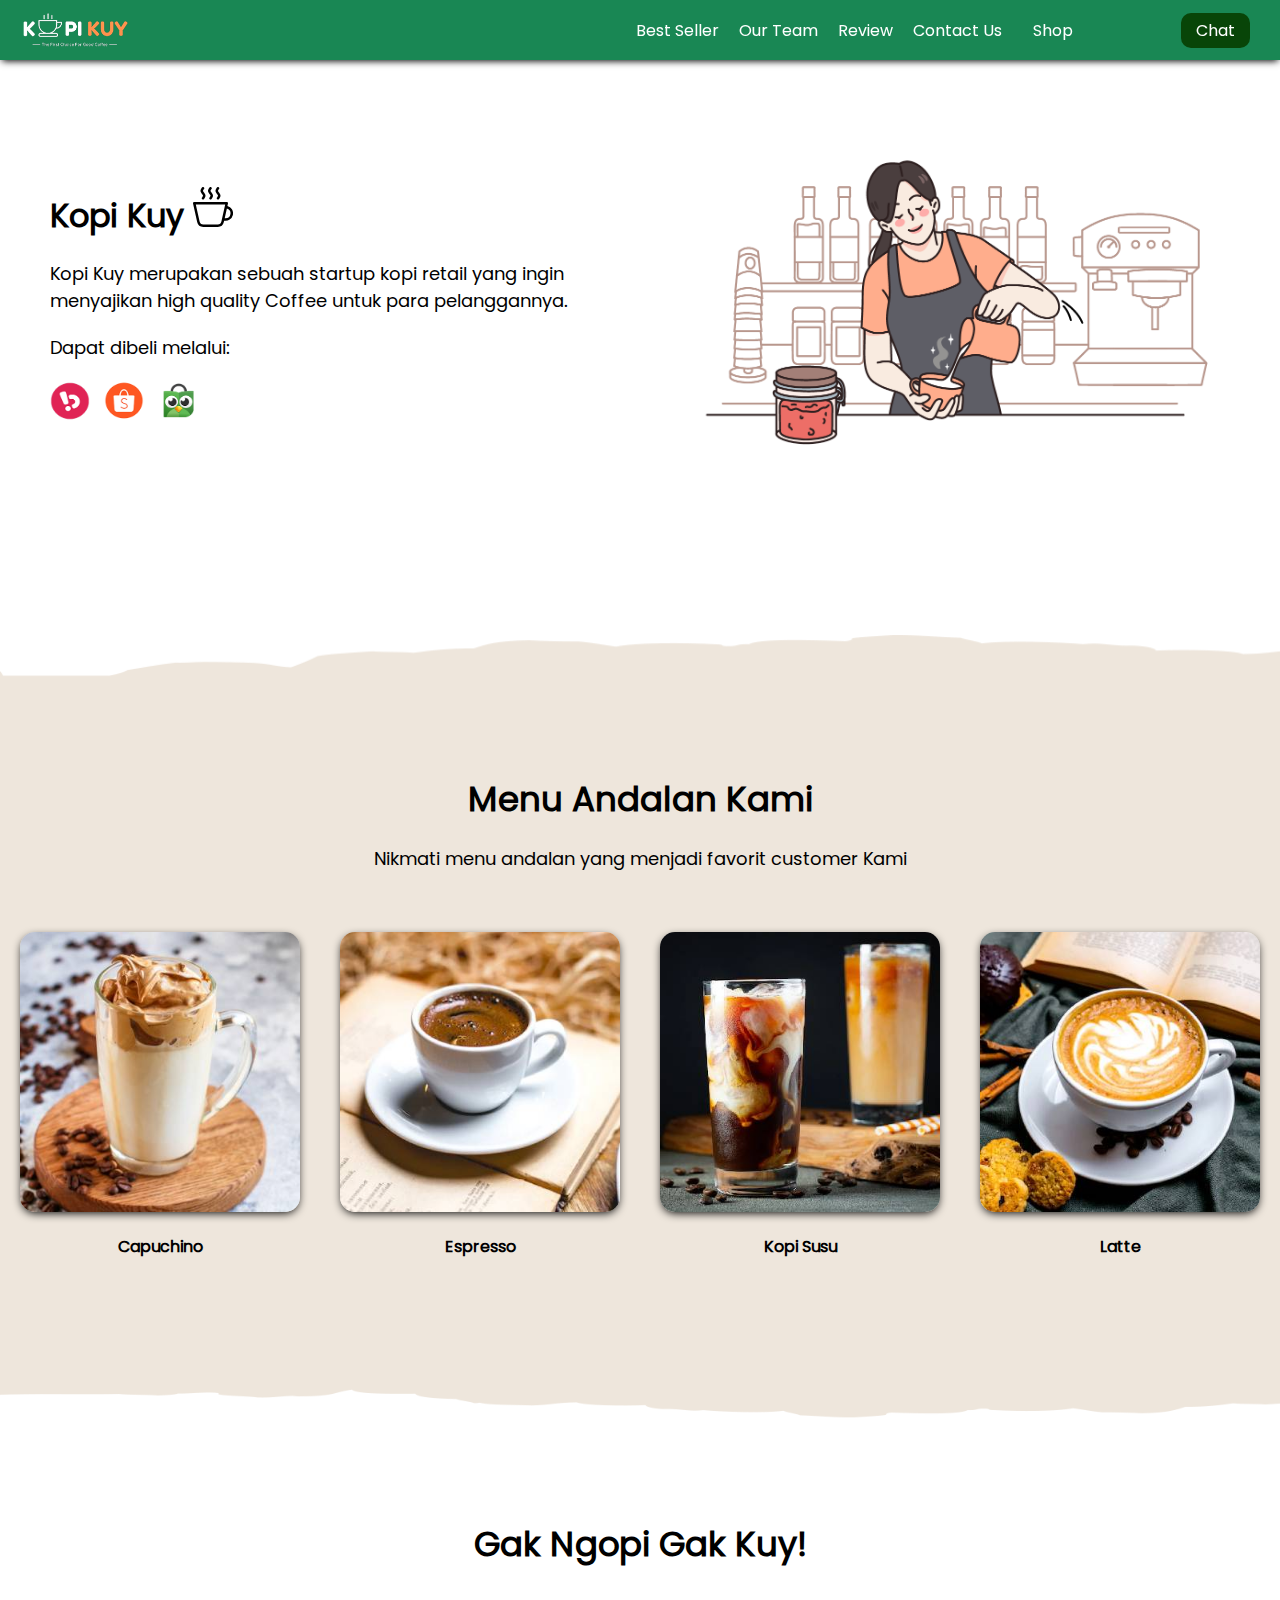
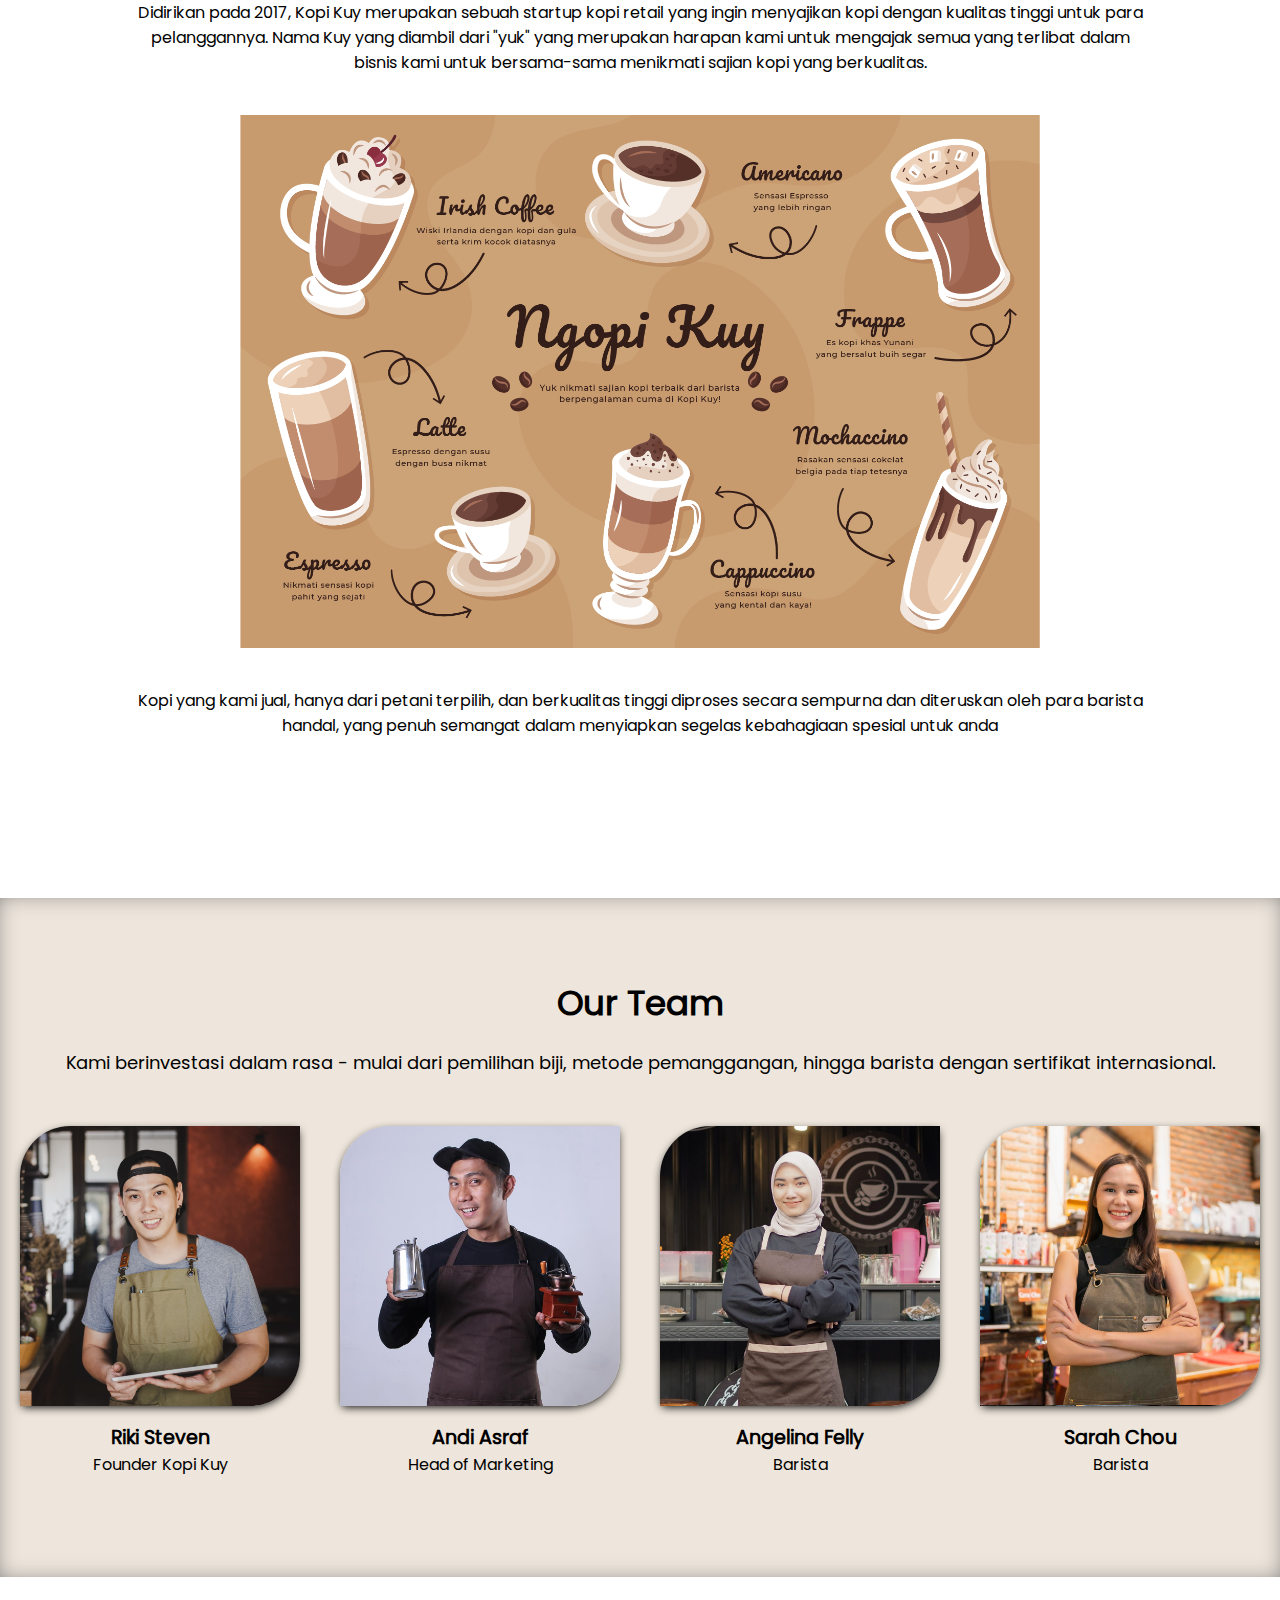
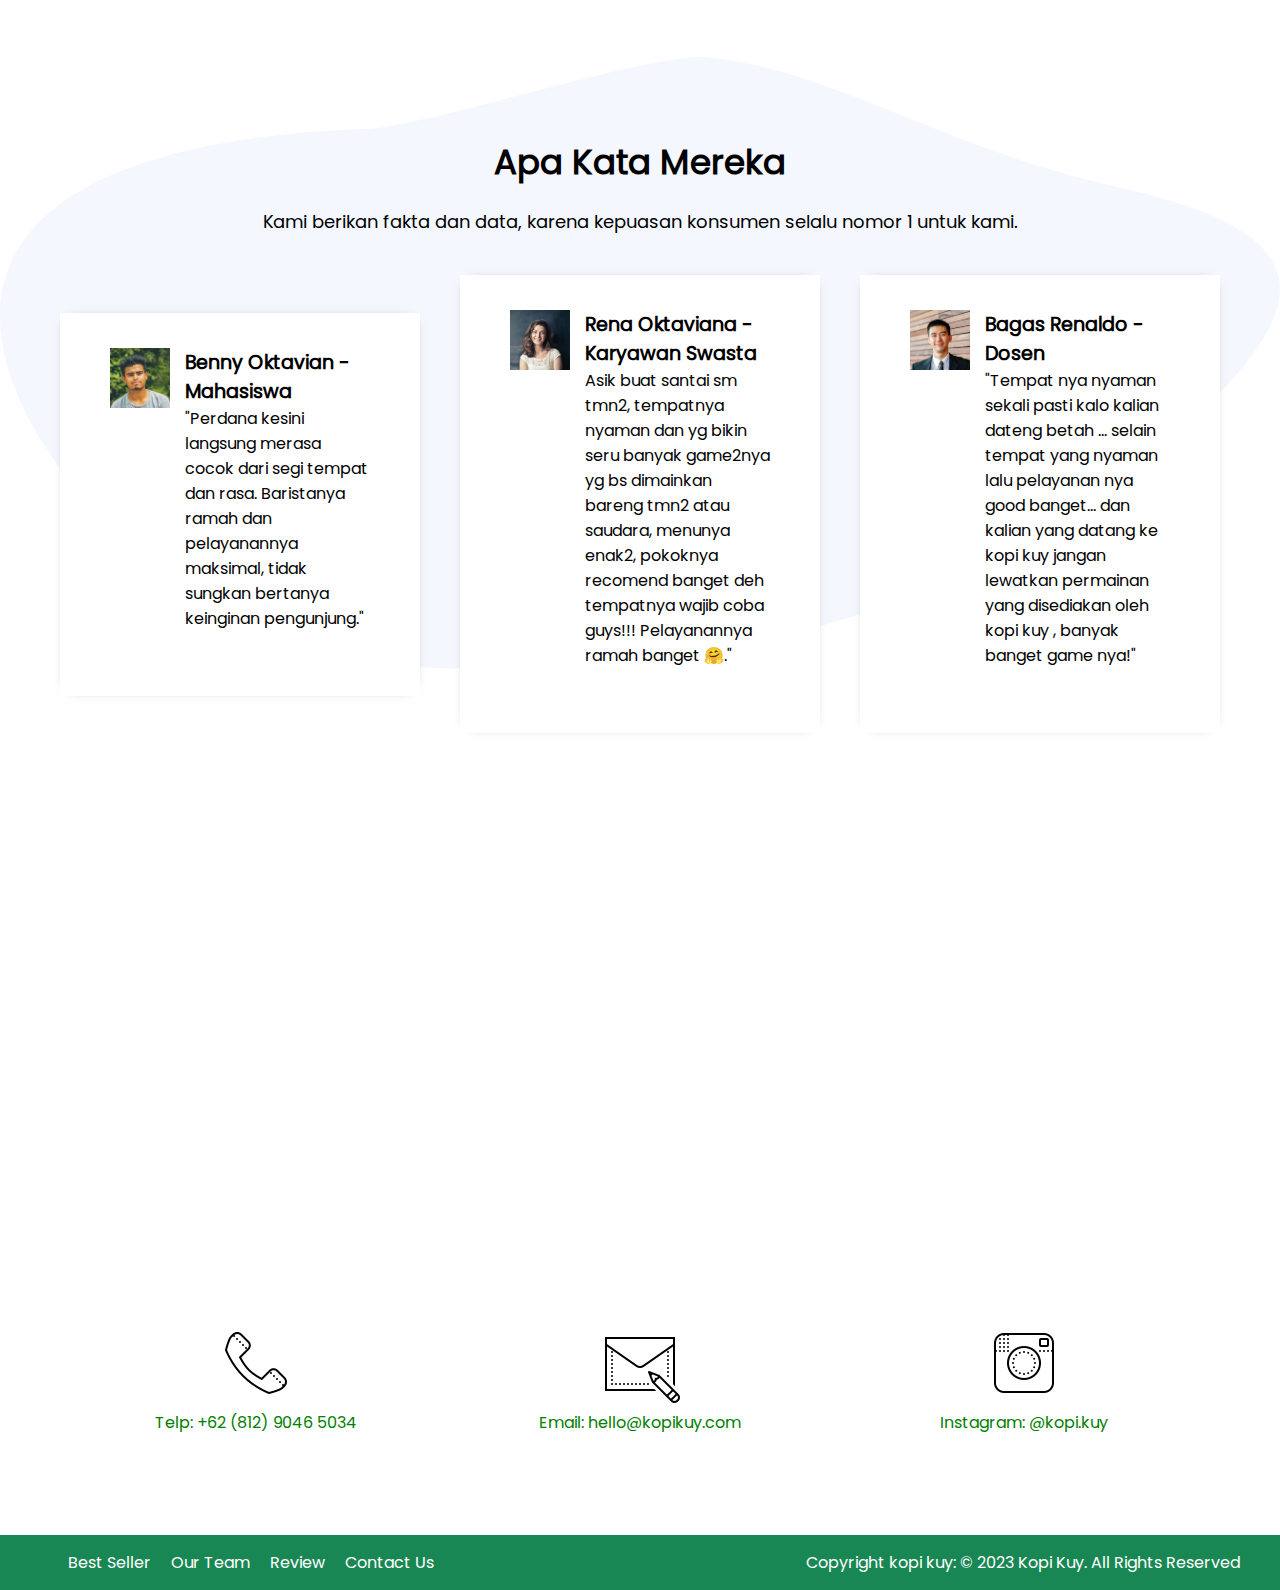
<file: index.html>
<!DOCTYPE html>
<html lang="id">

<head>
    <meta charset="UTF-8">
    <meta http-equiv="X-UA-Compatible" content="IE=edge">
    <meta name="viewport" content="width=device-width, initial-scale=1.0">
    <link rel="shortcut icon" href="images/favicon.ico" type="image/x-icon">
    <title>Website Kopi Kuy</title>
    <link rel="stylesheet" href="css/style.css">
</head>

<body>
    <nav>
        <img class="logo" src="images/logo/logo_kuy.png">
        <div class="navigasi">
            <a href="#best-seller">Best Seller</a>
            <a href="#our-team">Our Team</a>
            <a href="#review">Review</a>
            <a href="#contact-us">Contact Us</a>
        </div>
        <a class="shop" href="produk.html">Shop</a>
        <a class="chat" href="https://wa.me/628123456?text=Saya ingin bertanya" target="_blank">Chat</a>
    </nav>

    <!-- Tulis Kode HTML / <header> Setelah baris di bawah ini (baris 28) -->

    <header>
        <div class="kiri">
            <h1>Kopi Kuy
                <img src="images/icon/icon_kopi.svg" alt="icon-kopi">
            </h1>
            <p> Kopi Kuy merupakan sebuah startup kopi retail yang ingin menyajikan high quality Coffee untuk para pelanggannya.</p>
            <p>Dapat dibeli melalui:</p>
            <div class="olshop">
                <img src="images/logo/logo_bukalapak.png" alt="buka lapak">
                <img src="images/logo/logo_shopee.png" alt="shopee">
                <img src="images/logo/logo_tokopedia.png" alt="tokopedia">
        </div>
        </div>
        <div class="kanan">
            <img src="images/header/header1.png" alt="header1">
        </div>
    </header>

    <section class="best-seller" id="best-seller">
        <h2>Menu Andalan Kami</h2>
        <p>Nikmati menu andalan yang menjadi favorit customer Kami</p>
        <div class="produk">
            <img src="images/produk/product_capuchino.jpg" alt="capuchino">
            <p>Capuchino</p>
        </div>
        <div class="produk">
            <img src="images/produk/product_espresso.jpg" alt="espresso">
            <p>Espresso</p>
        </div>
        <div class="produk">
            <img src="images/produk/product_kopi_susu.jpg" alt="kopi-susu">
            <p>Kopi Susu</p>
        </div>
        <div class="produk">
            <img src="images/produk/product_latte.jpg" alt="latte">
            <p>Latte</p>
        </div>
    </section>

    <section class="about-us" id="about-us">
        <h2>Gak Ngopi Gak Kuy!</h2>
        <p>Didirikan pada 2017, Kopi Kuy merupakan sebuah startup kopi retail yang ingin menyajikan kopi dengan kualitas tinggi untuk para pelanggannya. Nama Kuy yang diambil dari "yuk" yang merupakan harapan kami untuk mengajak semua yang terlibat dalam bisnis kami untuk bersama-sama menikmati sajian kopi yang berkualitas.</p>
        <img src="images/about-us/aset_kopi_jumbo.png" alt="aset-kopi-jumbo">
        <p>Kopi yang kami jual, hanya dari petani terpilih, dan berkualitas tinggi diproses secara sempurna dan diteruskan oleh para barista handal, yang penuh semangat dalam menyiapkan segelas kebahagiaan spesial untuk anda</p>
    </section>

    <section class="our-team" id="our-team">
        <h2>Our Team</h2>
        <p>Kami berinvestasi dalam rasa - mulai dari pemilihan biji, metode pemanggangan, hingga barista dengan sertifikat internasional.</p>
        <div class="team">
            <img src="images/team/team1.jpg" alt="riki-steven">
            <h3>Riki Steven</h3>
            <p>Founder Kopi Kuy</p>
        </div>
        <div class="team">
            <img src="images/team/team2.jpg" alt="andi-asraf">
            <h3>Andi Asraf</h3>
            <p>Head of Marketing</p>
        </div>
        <div class="team">
            <img src="images/team/team3.jpg" alt="angelina-felly">
            <h3>Angelina Felly</h3>
            <p>Barista</p>
        </div>
        <div class="team">
            <img src="images/team/team4.jpg" alt="sarah-chou">
            <h3>Sarah Chou</h3>
            <p>Barista</p>
        </div>
    </section>

    <section class="review" id="review">
        
        <h2>Apa Kata Mereka</h2>
        <p>Kami berikan fakta dan data, karena kepuasan konsumen selalu nomor 1 untuk kami.</p>
        <div class="testimoni">
            <img src="images/customer/customer1.jpg" alt="customer1">
            <div class="profile">
                <h3> Benny Oktavian - Mahasiswa</h3>
                <p>"Perdana kesini langsung merasa cocok dari segi tempat dan rasa. Baristanya ramah dan pelayanannya maksimal, tidak sungkan bertanya keinginan pengunjung."</p>
            </div>
        </div>
        <div class="testimoni">
            <img src="images/customer/customer2.jpg" alt="customer2">
            <div class="profile">
                <h3>Rena Oktaviana - Karyawan Swasta</h3>
                <p>Asik buat santai sm tmn2, tempatnya nyaman dan yg bikin seru banyak game2nya yg bs dimainkan bareng tmn2 atau saudara, menunya enak2, pokoknya recomend banget deh tempatnya wajib coba guys!!! Pelayanannya ramah banget 🤗."
                </p>
            </div>
        </div>
        <div class="testimoni">
            <img src="images/customer/customer3.jpg" alt="customer3">
            <div class="profile">
                <h3>Bagas Renaldo - Dosen</h3>
                <p> "Tempat nya nyaman sekali pasti kalo kalian dateng betah ... selain tempat yang nyaman lalu pelayanan nya good banget... dan kalian yang datang ke kopi kuy jangan lewatkan permainan yang disediakan oleh kopi kuy , banyak banget game nya!"</p>
            </div>
        </div>
    </section>

    <section class="contact-us" id="contact-us">
        <iframe src="https://www.google.com/maps/embed?pb=!1m14!1m8!1m3!1d7932.741866032694!2d106.668581!3d-6.214715!3m2!1i1024!2i768!4f13.1!3m3!1m2!1s0x2e69f9912c7f297b%3A0xe5a3a671dae861ab!2sKopi%20kuy!5e0!3m2!1sid!2sid!4v1680617229460!5m2!1sid!2sid"allowfullscreen="" loading="lazy" referrerpolicy="no-referrer-when-downgrade"></iframe>
        <div class="kontak">
            <img src="images/icon/icon_phone.png" alt="icon_phone">
            <p>Telp: +62 (812) 9046 5034</p>
        </div>
        <div class="kontak">
            <img src="images/icon/icon_mail.png" alt="icon_mail">
            <p>Email: hello@kopikuy.com</p>
        </div>
        <div class="kontak">
            <img src="images/icon/icon_instagram.png" alt="Instagram">
            <p>Instagram: @kopi.kuy</p>
        </div>
    </section>

    <footer>
        <div class="navigasi">
            <a href="#Best Seller">Best Seller</a>
            <a href="Our Team">Our Team</a>
            <a href="Review">Review</a>
            <a href="Contact Us">Contact Us</a>
        </div>
        <p>Copyright kopi kuy: © 2023 Kopi Kuy. All Rights Reserved</p>
    </footer>


    <!--
        Kode HTML tidak boleh lewat dari batas ini
        Pastikan setiap section di tutup
        misalnya kode <section class="best-seller"> harus ada
        di bawah kode </header> (perhatikan ada garis miringnya
        dan setiap section harus setelah kode </section>
        jangan menulis <section> di dalam <section>
    -->
</body>

</html>
</file>
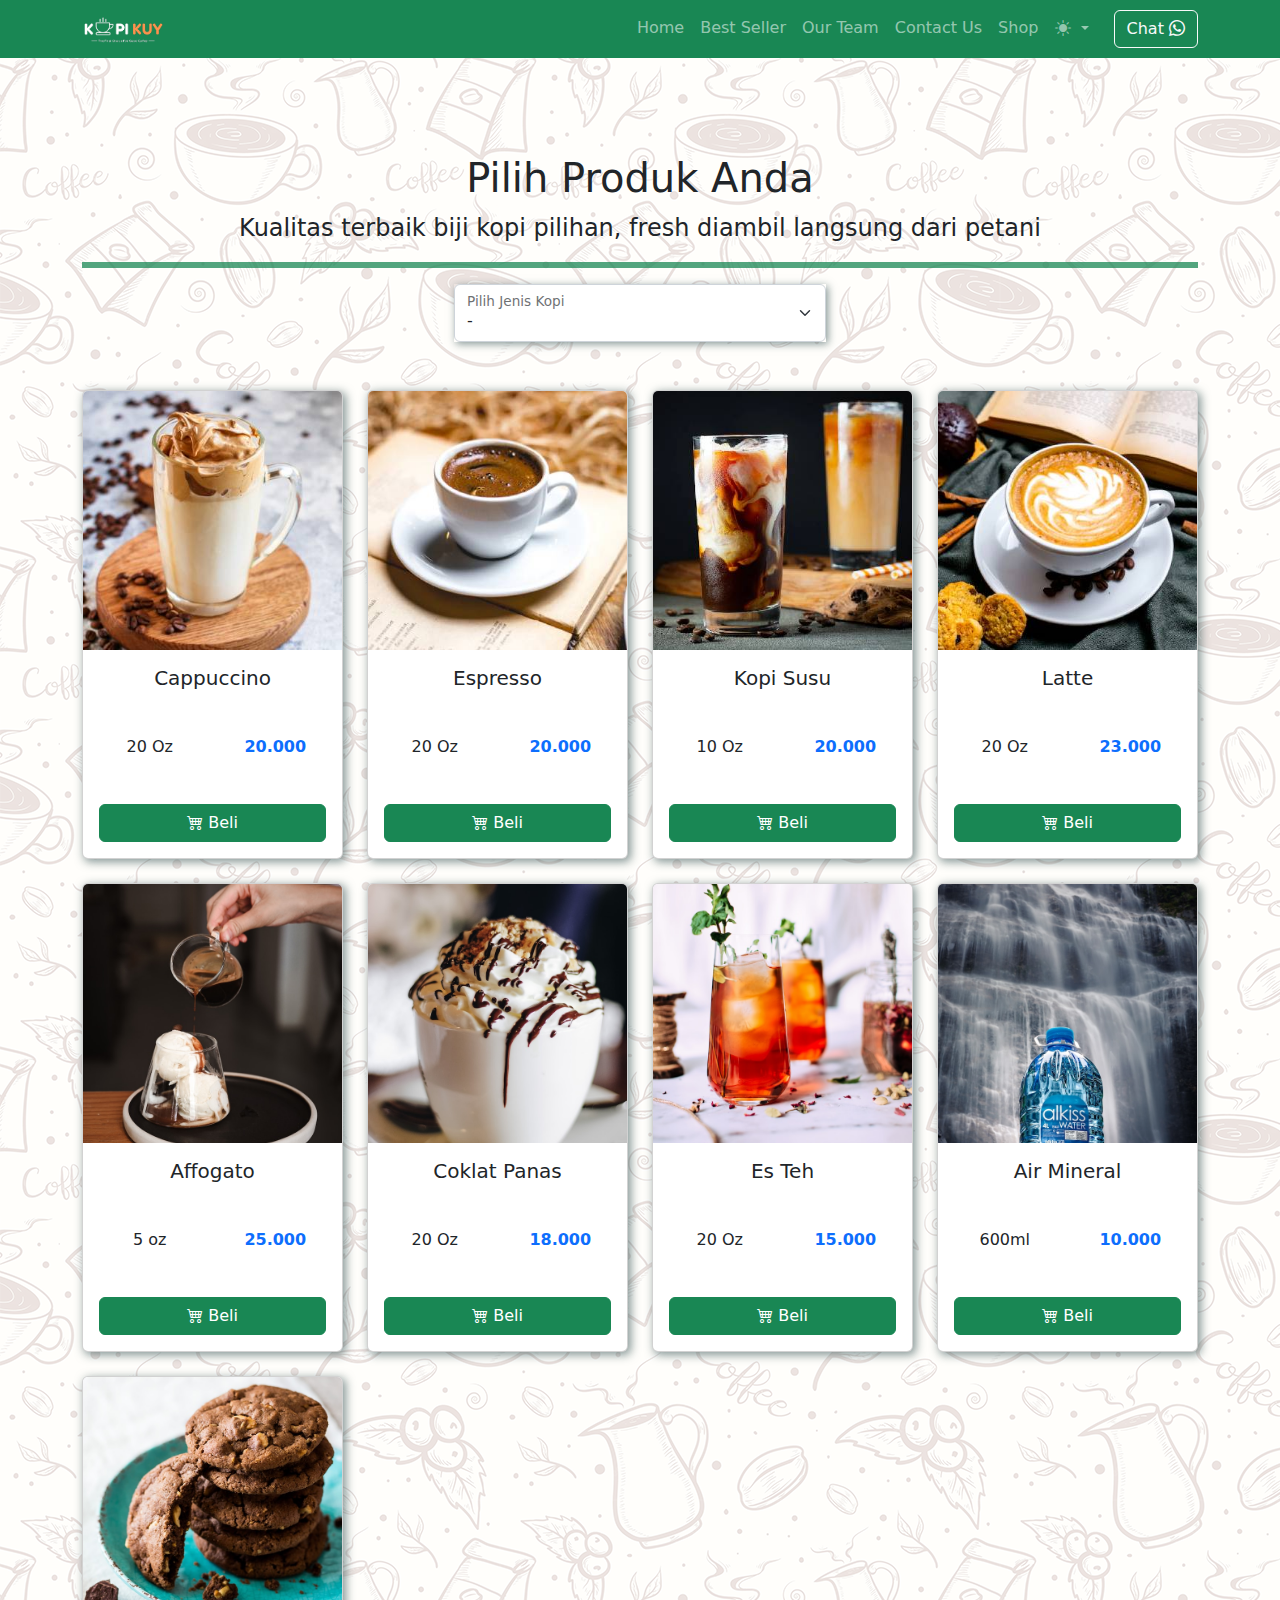
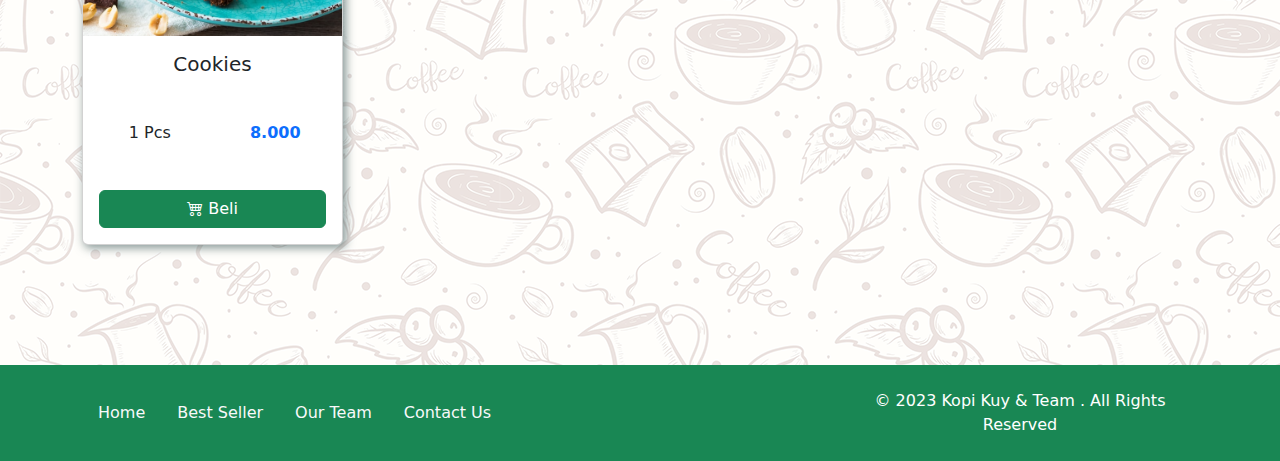
<file: produk.html>
<!DOCTYPE html>
<html lang="id" data-bs-theme="Dark">

<head>
    <meta charset="UTF-8">
    <meta http-equiv="X-UA-Compatible" content="IE=edge">
    <meta name="viewport" content="width=device-width, initial-scale=1.0">
    <link rel="shortcut icon" href="images/favicon/favicon.ico" type="image/x-icon">
    <title>Produk</title>
    <link rel="shortcut icon" href="images/favicon.ico" type="image/x-icon">
    <link rel="stylesheet" href="vendor/bootstrap/bootstrap.min.css">
    <link rel="stylesheet" href="vendor/bootstrap/bootstrap-icons.css">
    <link href="https://cdn.jsdelivr.net/npm/bootstrap@5.3.2/dist/css/bootstrap.min.css" rel="stylesheet" integrity="sha384-T3c6CoIi6uLrA9TneNEoa7RxnatzjcDSCmG1MXxSR1GAsXEV/Dwwykc2MPK8M2HN" crossorigin="anonymous">
    <script src="vendor/bootstrap/bootstrap.bundle.min.js"></script>
    <script src="js/jquery-3.6.3.min.js"></script>
    <style>
        /* tulis kode CSS internal di bawah sini */

        .bg-hijau {
            background-color: #198754;
        }

        .bg-img {
            background-image: url(images/background/bgkopi.png);
        }

        body{
            background-image: url(images/background/bgkopi.png);
        }


        .form-floating {
            box-shadow: 1.9px 1.9px 8px rgba(47, 79, 79, 0.589);
        }

        .card {
            box-shadow: 2.5px 2.5px 10px rgba(47, 79, 79, 0.589);
        }

        /* Batas Akhir penulisan kode CSS internal */
    </style>
</head>

<body >

    <!-- Tulis Kode Bootstrap Di Bawah Sini -->


    <nav class="navbar navbar-dark navbar-expand-lg" style="background-color: var(--bs-success);">
        <div class="container">
            <a class="navbar-brand" href="index.html">
            <img src="images/logo/logo_kuy.png" height="30" alt="image">
            </a>
            <button class="navbar-toggler border-0" type="button" data-bs-toggle="collapse" data-bs-target="#navbarNav11" aria-controls="navbarNav11" aria-expanded="false" aria-label="Toggle navigation">
            <span class="navbar-toggler-icon"></span>
            </button>
            <div class="collapse navbar-collapse" id="navbarNav11">
            <ul class="navbar-nav ms-auto">
                <li class="nav-item active">
                    <a class="nav-link" href="index.html">Home</a>
                </li>
                <li class="nav-item">
                    <a class="nav-link" href="index.html#best-seller">Best Seller</a>
                </li>
                <li class="nav-item">
                    <a class="nav-link" href="index.html#our-team">Our Team</a>
                </li>
                <li class="nav-item">
                    <a class="nav-link" href="index.html#contact-us">Contact Us</a>
                </li>
                <li class="nav-item">
                    <a class="nav-link" href="produk.html">Shop</a>
                </li>
                <li class="nav-item dropdown">
                    <button class="btn nav-link dropdown-toggle" type="button" data-bs-toggle="dropdown" aria-expanded="false">
                        <i class="bi bi-sun-fill theme-icon-active " data-theme-icon-active="bi-sun-fill"></i>
                    </button>
                    <ul class="dropdown-menu">
                        <li>
                            <button class="dropdown-item d-flex align-items-center" type="button" data-bs-theme-value="light">
                                <i class="bi bi-sun-fill me-2 opacity-50" data-theme-icon="bi-sun-fill"></i>
                                Light
                            </button>
                        </li>
                        <li>
                            <button class="dropdown-item d-flex align-items-center" type="button" data-bs-theme-value="dark">
                                <i class="bi bi-moon-stars-fill me-2 opacity-50" data-theme-icon="bi-moon-stars-fill"></i>
                            Dark
                            </button>
                        </li>
                    </ul>
                </li>
            </ul>
            <a class="btn btn-outline-light ms-md-3" href="https://wa.me/6281290465033">Chat
                <i class="bi bi-whatsapp"></i>
            </a>
            
            </div>
        </div>
    </nav>

    <section class="riki-block produk text-center my-5 py-5">
        <div class="container">
            <h1>Pilih Produk Anda</h1>
            <p class="fs-4">Kualitas terbaik biji kopi pilihan, fresh diambil langsung dari petani</p>
            <hr class="border border-success border-3 opacity-75">

            <!-- Ini Untuk Select --> 
            <div class="form-floating mx-auto col-md-4">
                <select class="form-select" id="select_kopi">
                    <option disabled selected>-</option>
                    <option value="arabica">Arabica</option>
                    <option value="robusta">Robusta</option>
                    <option value="nonkopi">Non Kopi</option>
                    <option value="snack">Snack</option>
                </select>
                <label for="select_kopi">Pilih Jenis Kopi</label>
            </div>

            <div id="baris_produk" class="row row-cols-1 row-cols-sm-2 row-cols-md-3 row-cols-lg-4 text-center mt-5">
            <!-- untuk banyakin produk, copynya div class col ya, jangan div baris atau div card -->
            <div class="col mb-4">
                <div class="card">
                    <img src="images/produk/product_capuchino.jpg" class="card-img-top" alt="image">
                    <div class="card-body">
                        <h5 class="card-title">Cappuccino</h5>
                        <div class="row hargasize my-4">
                            <div class="col">
                                20 Oz
                            </div>
                            <div class="col text-primary fw-bold">
                                20.000
                            </div>
                        </div>
                        <a href="#" class="btn btn-success w-100"><i class="bi bi-cart4"></i> Beli</a>
                    </div>
                </div>
            </div>
            <div class="col mb-4">
                <div class="card">
                    <img src="images/produk/product_espresso.jpg" class="card-img-top" alt="image">
                    <div class="card-body">
                        <h5 class="card-title">Espresso</h5>
                        <div class="row hargasize my-4">
                            <div class="col">
                                20 Oz
                            </div>
                            <div class="col text-primary fw-bold">
                                20.000
                            </div>
                        </div>
                        <a href="#" class="btn btn-success w-100"><i class="bi bi-cart4"></i> Beli</a>
                    </div>
                </div>
            </div>
            <div class="col mb-4">
                <div class="card">
                    <img src="images/produk/product_kopi_susu.jpg" class="card-img-top" alt="image">
                    <div class="card-body">
                        <h5 class="card-title">Kopi Susu</h5>
                        <div class="row hargasize my-4">
                            <div class="col">
                                10 Oz
                            </div>
                            <div class="col text-primary fw-bold">
                                20.000
                            </div>
                        </div>
                        <a href="#" class="btn btn-success w-100"><i class="bi bi-cart4"></i> Beli</a>
                    </div>
                </div>
            </div>
            <div class="col mb-4">
                <div class="card">
                    <img src="images/produk/product_latte.jpg" class="card-img-top" alt="image">
                    <div class="card-body">
                        <h5 class="card-title">Latte</h5>
                        <div class="row hargasize my-4">
                            <div class="col">
                                20 Oz
                            </div>
                            <div class="col text-primary fw-bold">
                                23.000
                            </div>
                        </div>
                        <a href="#" class="btn btn-success w-100"><i class="bi bi-cart4"></i> Beli</a>
                    </div>
                </div>
            </div>
            <div class="col mb-4">
                <div class="card">
                    <img src="images/produk/product_affogato.jpg" class="card-img-top" alt="image">
                    <div class="card-body">
                        <h5 class="card-title">Affogato</h5>
                        <div class="row hargasize my-4">
                            <div class="col">
                                5 oz
                            </div>
                            <div class="col text-primary fw-bold">
                                25.000
                            </div>
                        </div>
                        <a href="#" class="btn btn-success w-100"><i class="bi bi-cart4"></i> Beli</a>
                    </div>
                </div>
            </div>
            <div class="col mb-4">
                <div class="card">
                    <img src="images/produk/product_coklat_panas.jpg" class="card-img-top" alt="image">
                    <div class="card-body">
                        <h5 class="card-title">Coklat Panas</h5>
                        <div class="row hargasize my-4">
                            <div class="col">
                                20 Oz
                            </div>
                            <div class="col text-primary fw-bold">
                                18.000
                            </div>
                        </div>
                        <a href="#" class="btn btn-success w-100"><i class="bi bi-cart4"></i> Beli</a>
                    </div>
                </div>
            </div>
            <div class="col mb-4">
                <div class="card">
                    <img src="images/produk/product_es_teh.jpg" class="card-img-top" alt="image">
                    <div class="card-body">
                        <h5 class="card-title">Es Teh</h5>
                        <div class="row hargasize my-4">
                            <div class="col">
                                20 Oz
                            </div>
                            <div class="col text-primary fw-bold">
                                15.000
                            </div>
                        </div>
                        <a href="#" class="btn btn-success w-100"><i class="bi bi-cart4"></i> Beli</a>
                    </div>
                </div>
            </div>
            <div class="col mb-4">
                <div class="card">
                    <img src="images/produk/product_air_mineral.jpg" class="card-img-top" alt="image">
                    <div class="card-body">
                        <h5 class="card-title">Air Mineral</h5>
                        <div class="row hargasize my-4">
                            <div class="col">
                                600ml
                            </div>
                            <div class="col text-primary fw-bold">
                                10.000
                            </div>
                        </div>
                        <a href="#" class="btn btn-success w-100"><i class="bi bi-cart4"></i> Beli</a>
                    </div>
                </div>
            </div>
            <div class="col mb-4">
                <div class="card">
                    <img src="images/produk/product_cookies.jpg" class="card-img-top" alt="image">
                    <div class="card-body">
                        <h5 class="card-title">Cookies</h5>
                        <div class="row hargasize my-4">
                            <div class="col">
                                1 Pcs
                            </div>
                            <div class="col text-primary fw-bold">
                                8.000
                            </div>
                        </div>
                        <a href="#" class="btn btn-success w-100"><i class="bi bi-cart4"></i> Beli</a>
                    </div>
                </div>
            </div>
        
        </div>
    </section>

    <footer class="riki-block footer-small py-4" style="background-color: var(--bs-success);">
        <div class="container">
            <div class="row align-items-center">
                <div class="col-12 col-md-8">
                    <ul class="nav justify-content-center justify-content-md-start">
                        <li class="nav-item active">
                            <a class="nav-link text-light" href="index.html">Home</a>
                        </li>
                        <li class="nav-item">
                            <a class="nav-link text-light" href="index.html#best-seller">Best Seller</a>
                        </li>
                        <li class="nav-item">
                            <a class="nav-link text-light" href="index.html#our-team">Our Team</a>
                        </li>
                        <li class="nav-item">
                            <a class="nav-link text-light" href="index.html#contact-us">Contact Us</a>
                        </li>
                    </ul>
                </div>

                <div class="col-12 col-md-4 mt-4 mt-md-0 text-center text-md-right">
                    © 2023 Kopi Kuy &amp; Team . All Rights Reserved
                </div>
            </div>
        </div>
    </footer>

    <!-- Batas Akhir penulisan kode Bootstrap -->
    <script>
        /* Tulis Javascript Di bawah Sini */

    
    var sumber = "https://rikikurnia.com/prakerja/api/kopi"
    var sumber2 = "data.json"
    var data_json, data_kopi = []

    $.getJSON(sumber2).then(function (data_mentah) {
        data_json = data_mentah
        console.log(data_json)
    })

    select_kopi.onchange = function () {
        var pilihan = select_kopi.value
        console.log(pilihan)
        data_kopi = data_json[pilihan]
        console.log(data_kopi)
        tampilkan_data()
    }

    function tampilkan_data() {
            baris_produk.innerHTML = ""
            data_kopi.forEach(kopi => {
                baris_produk.innerHTML += `<div class="col mb-4">
                    <div class="card">
                        <img src="${kopi.foto}"
                            class="card-img-top" alt="...">
                        <div class="card-body">
                            <h5 class="card-title">${kopi.nama}</h5>
                            <div class="row hargasize my-4">
                                <div class="col">
                                    ${kopi.size}
                                </div>
                                <div class="col text-primary fw-bold">
                                    ${kopi.harga}
                                </div>
                            </div>
                            <a href="${kopi.link}" class="btn w-100" style="background-color: var(--bs-success);"><i class="bi bi-cart4"></i> Beli</a>
                        </div>
                    </div>
                </div>`
            })
        }
    
        /* Batas Akhir penulisan kode Javascript */
    
    </script>


<!-- Dark Light Mode -->

    <script>
        /*!
 * Color mode toggler for Bootstrap's docs (https://getbootstrap.com/)
 * Copyright 2011-2023 The Bootstrap Authors
 * Licensed under the Creative Commons Attribution 3.0 Unported License.
 */

        (() => {
        'use strict'

        const getStoredTheme = () => localStorage.getItem('theme')
        const setStoredTheme = theme => localStorage.setItem('theme', theme)

        const getPreferredTheme = () => {
            const storedTheme = getStoredTheme()
            if (storedTheme) {
            return storedTheme
            }

            return window.matchMedia('(prefers-color-scheme: dark)').matches ? 'dark' : 'light'
        }

        const setTheme = theme => {
            if (theme === 'auto' && window.matchMedia('(prefers-color-scheme: dark)').matches) {
            document.documentElement.setAttribute('data-bs-theme', 'dark')
            } else {
            document.documentElement.setAttribute('data-bs-theme', theme)
            }
        }

        setTheme(getPreferredTheme())

        const showActiveTheme = (theme, focus = false) => {
            const themeSwitcher = document.querySelector('#bd-theme')

            if (!themeSwitcher) {
            return
            }

            const themeSwitcherText = document.querySelector('#bd-theme-text')
            const activeThemeIcon = document.querySelector('.theme-icon-active')
            const btnToActive = document.querySelector(`[data-bs-theme-value="${theme}"]`)
            const iconOfActivebtn = btnToActive.querySelector('i').dataset.themeIcon
            document.querySelectorAll('[data-bs-theme-value]').forEach(element => {
            element.classList.remove('active')
            element.setAttribute('aria-pressed', 'false')
            })

            btnToActive.classList.add('active')
            btnToActive.setAttribute('aria-pressed', 'true')
            activeThemeIcon.classList.remove(activeThemeIcon.dataset.actithemeIconActive)
            activeThemeIcon.classList.add(iconActiveBtn)            

            if (focus) {
            themeSwitcher.focus()
            }
        }

        window.matchMedia('(prefers-color-scheme: dark)').addEventListener('change', () => {
            const storedTheme = getStoredTheme()
            if (storedTheme !== 'light' && storedTheme !== 'dark') {
            setTheme(getPreferredTheme())
            }
        })

        window.addEventListener('DOMContentLoaded', () => {
            showActiveTheme(getPreferredTheme())

            document.querySelectorAll('[data-bs-theme-value]')
            .forEach(toggle => {
                toggle.addEventListener('click', () => {
                const theme = toggle.getAttribute('data-bs-theme-value')
                setStoredTheme(theme)
                setTheme(theme)
                showActiveTheme(theme, true)
                })
            })
        })
        })()
    </script>

</body>

</html>
</file>
<file: css/style.css>
/* Kode * di bawah ini untuk mereset tampilan setiap web browser supaya seragam */

* {
   box-sizing: border-box;
   margin: 0;
   padding: 0;
}

html {
   /* scroll-behavior: smooth agar scroll ketika klik pada navigasi menjadi halus */
   scroll-behavior: smooth;
}

/* 
Kode di bawah ini untuk mengatur nav sampai footer agar memiliki tampilan flexibel
selengkapnya akan di bahas di hari ke 3
*/

nav,
header,
section,
footer {
   /* 
      display: flex memiliki pengaturan yang dapat mengatur agar elemen
      di dalamnya memiliki ukuran yang fleksibel
      digunakan saat ada elemen yang isinya lebih dari satu kolom
   */
   display: flex;
   /* 
      align-items: center mengatur elemen di dalamnya rata tengah vertikal
   */
   align-items: center;

   /* 
      justify-content: center mengatur elemen di dalamnya rata tengah horizontal
   */
   justify-content: center;

   /* 
      flex-wrap: wrap mengatur agar jika lebar elemen berlebih, maka elemen
      akan otomatis diletakan di baris baru (tidak dipaksakan di satu baris)
   */
   flex-wrap: wrap;
}



/* 
Kode @font-face untuk menginstall font ke dalam Website 
src adalah untuk lokasi fontnya, font dapat di cari di website https://fonts.google.com/
dengan memberi nama family, maka kita mendaftarkan font tersebut ke dalam website
*/

@font-face {
   src: url(../fonts/poppins.woff2);
   font-family: 'Poppins';
}

body {
   /* 
   mendaftarkan semua teks pada body menjadi family Poppins 
   kenapa pada body? karena elemen body membungkus semua elemen dari nav section sampai footer
   */
   font-family: 'Poppins';
}

/*
Misalnya ada font dari google yang bernama Irish Grover yang berada di:
https://fonts.gstatic.com/s/irishgrover/v23/buExpoi6YtLz2QW7LA4flVgv__RP.woff2

maka bisa coba copy kode berikut untuk menginstall font tadi:

@font-face {
  font-family: 'Irish Grover';
  font-style: normal;
  font-weight: 400;
  src: url(https://fonts.gstatic.com/s/irishgrover/v23/buExpoi6YtLz2QW7LA4flVgv__RP.woff2) format('woff2');
}

Jika kode di atas sudah di copy
Nanti pada element yang ingin menggunakan font Irish Grover Tadi, tinggal diganti font-familynya
misal mau mengganti h1 dan h2 maka kodenya sebagai berikut:

h1,h2 {
   font-family: 'Irish Grover';
}

*/


a {
   /* menghilangkan garis bawah pada link */
   text-decoration: none;

   /* 
   color: adalah untuk mengganti warna tulisan.
   color:unset digunakan pada a untuk menghilangkan warna bawaan pada link (biasanya warna biru) 
   */
   color: unset;
}

h2 {
   /* mengatur ukuran huruf ke 34 pixel */
   font-size: 34px;
}

h3 {
   /* mengatur ukuran huruf ke 1.2rem */
   font-size: 1.2rem;
}

h1,
h2,
h3 {
   /* mengatur tebal huruf bisa bold, normal*/
   font-weight: bold;
}

img {
   /* 
      kode max-width artinya lebar maksimal
      mengatur agar semua elemen img memiliki lebar maksimal 100% agar
      besar gambar tidak melebihi layar ataupun elemen pembungkus
   */
   max-width: 100%;
}

/* Navigasi */

nav {
   /* 
   background-color mengatur warna latar belakang 
   untuk pengguna hp, pergantian warna tidak bisa seperti vs code
   hanya dapat menggunakan warna bahasa inggris seperti: red, green, brown, purple dsb
   untuk pengguna vscode silahkan arahkan mouse ke kotak warna di bawah
   untuk mengganti warna sesuai keinginan
   */
   background-color: #198754;

   /* box-shadow membuat efek bayangan */
   box-shadow: 0 3px 7px -2px #000;

   /* width mengatur lebar elemen. 100% agar lebarnya full dari kiri sampai kanan layar */
   width: 100%;

   /* 
   padding digunakan untuk memberi jarak ke dalam. 
   efeknya bila digunakan pada elemen yang memiliki warna latar akan membuat elemen tersebut 'gemuk'
   padding-top artinya jarak ke atas, nilai padding dapat berupa
   padding-top, padding-bottom, padding-left, padding-right
   */
   padding-top: 10px;
   padding-bottom: 10px;

   /* 
   position mengatur posisi elemen, position:fixed supaya elemen nav akan ikut menempel di atas layar
   saat kita scroll ke bawah. Jika ingin navigasi gak nempel, bisa menggunakan position:static;
   */
   position: fixed;

   /* Nilai z-index semakin besar, maka elemen akan semakin di depan */
   z-index: 500;
}

img.logo {
   /* height mengatur tinggi elemen */
   height: 40px;
   /* penjelasan margin mirip dengan padding, fungsinya untuk memberi jarak pada elemen */
   margin-left: 20px;
}

div.navigasi {
   margin-left: auto;
   margin-right: 15px;
}

nav a {
   color: #fff;
   padding-left: 8px;
   padding-right: 8px;
}

a.shop {
   margin-right: 100px;
}

a.chat {
   margin-right: 30px;
   background-color: rgb(8, 69, 8);
   color: #fff;
   padding-top: 5px;
   padding-right: 15px;
   padding-bottom: 5px;
   padding-left: 15px;
   border-radius: 10px;
}


/* 
   PERHATIKAN bahwa dalam mengatur elemen, nama elemen langsung ditulis
   sedangkan untuk mengatur class, dibutuhkan tanda titik (.) terlebih dulu
   img {} berarti seluruh elemen dengan tag img (<img src="....">), 
   sedangkan .img artinya hanya elemen dengan class img (<img class="img" src="...">) 
*/


/* HEADER */


header,
section {
   /*
    padding mengatur jarak ke dalam
    pada padding dan margin ditambahkan top / right / bottom / top 
    untuk mengatur jarak masing-masing 
   */
   padding-top: 80px;
   padding-bottom: 80px;

   /* margin mengatur jarak ke luar */
   margin-bottom: 80px;
}

/* penulisan CSS dapat digabung dengan beberapa elemen */
header div.kiri,
header div.kanan {
   /* width mengatur lebar elemen. 50% artinya setengah ukuran elemen pembungkus */
   width: 50%;
   padding: 50px;
}

header h1 {
   margin-bottom: 20px;
}

header p {
   /* font-size digunakan untuk mengatur ukuran huruf */
   font-size: 18px;
   margin-bottom: 20px;
}

div.olshop img {
   width: 40px;
   /* aspect-ratio:1 agar tinggi menyesuaikan width */
   aspect-ratio: 1;
   margin-right: 10px;
}

/* Best Seller */

section.best-seller {
   position: relative;

   /* background-color mengatur warna latar belakang elemen */
   background-color: #EEE6DC;

   /* text-align mengatur rata tulisan, bisa bernilai: left, right, center, justify */
   text-align: center;
}

/* 
terkait position, after, dan before memerlukan pemahaman mendalam
terkait layout pada CSS untuk dapat memahami secara penuh 
*/

section.best-seller::before,
section.best-seller::after {
   position: absolute;
   content: "";
   width: 100%;
   height: 76px;

   /* background-image untuk menambahkan gambar sebagai background */
   background-image: url(../images/background/garis-atas.png);

   /*background-size agar gambar latar menyesuaikan tinggi / lebar elemen */
   background-size: cover;

   top: -60px;
   left: 0;
}

section.best-seller::after {
   height: 60px;
   background-image: url(../images/background/garis-bawah.png);
   top: unset;
   bottom: -60px;
}

section.best-seller h2 {
   margin-bottom: 20px;
   width: 100%;
}

/* 
Penulisan section.best-seller > p berarti mengatur elemen p yang langsung
di bungkus oleh elemen <section class="best-seller">
aturan ini tidak berlaku untuk elemen <p> yang ada di dalam <div class="produk">
*/

section.best-seller>p {
   font-size: 18px;
   margin-bottom: 40px;
   width: 100%;
}

div.produk {
   /* 
      Penulisan padding dan margin seperti padding:20px ini penulisan singkat 
      yang berarti top, right, bottom, left nilainya sama, yaitu 20px 
   */
   padding: 20px;
   width: 25%;
}

div.produk img {
   /* transition membuat animasi transisi dari perubahan style, 0.3s berarti 0.3 detik */
   transition: all 0.3s ease;

   /* border-radius  Membuat sudut membulat */
   border-radius: 15px;

   /* box-shadow membuat efek bayangan */
   box-shadow: 0 3px 10px -2px #000;
}

/*

kode div.produk img:hover akan dijalankan saat mouse ada di atas elemen <img> yang ada
di dalam <div class="produk"> 
karena ada efek transition pada div.produk img 
maka akan menghasilkan efek animasi yang smooth

*/
div.produk img:hover {

   /* membuat transformasi, bisa berupa scale(1.05), rotate(180deg), translateY(-50px), dsb */
   transform: scale(0.9);
   border-radius: 50%;
}

div.produk p {
   margin-top: 15px;
   font-weight: bold;
}



/* About US */

section.about-us {
   /* max-width: 80%; mengatur lebar maksimal elemen tidak boleh melebihi 80% layar */
   max-width: 80%;

   /* margin-left dan margin-right auto akan membuat posisi elemen berada di tengah */
   margin-left: auto;
   margin-right: auto;
   text-align: center;
}

section.about-us h2 {
   margin-bottom: 30px;
   width: 100%;
}

section.about-us img {
   /* 
      Penulisan width: 800px dan max-width: 100% mengatur agar
      elemen memiliki lebar 800px namun tidak boleh melebihi 100% ukuran layar
   */
   width: 800px;
   max-width: 100%;
   margin: auto;
}

/*
section.about-us p:nth-child(2) berarti mengatur elemen ke 2 dengan jenis <p>
yang ada di dalam <section class="about-us">
*/

section.about-us p:nth-child(2) {
   margin-bottom: 40px;
}

section.about-us p:nth-child(4) {
   margin-top: 40px;
}


/* OUR TEAM */

section.our-team {
   background-color: #EEE6DC;
   box-shadow: inset 0px 0px 23px -6px #707070;
   text-align: center;
}

section.our-team h2 {
   margin-bottom: 20px;
   width: 100%;
}

section.our-team>p {
   margin-bottom: 30px;
   font-size: 18px;
   width: 800px;
   max-width: 90%;
   margin-left: auto;
   margin-right: auto;
   width: 100%;
}

div.team {
   width: 25%;
   padding: 20px;
}

div.team img {
   width: 100%;
   aspect-ratio: 1/1;
   object-fit: cover;
   box-shadow: 0 3px 10px -2px #000;
   border-radius: 50px 0px 50px 0px;
   margin-bottom: 10px;
}


/* REVIEW */

section.review {
   background-image: url(../images/background/bg-review.svg);
   /* 
      background-size: contain;
      membuat gambar latar belakang tidak terpotong
   */
   background-size: contain;

   /* 
      background-repeat: no-repeat;
      membuat gambar latar belakang tidak diulang (duplikat)
   */
   background-repeat: no-repeat;
   padding-left: 40px;
   padding-right: 40px;
   justify-content: space-around;
   /* align-items: stretch; membuat tinggi elemen di dalam .review .baris seragam */
   text-align: center;
}

section.review h2 {
   margin-bottom: 20px;
   width: 100%;
}

section.review>p {
   margin-bottom: 40px;
   font-size: 18px;
   width: 100%;
}

div.testimoni {
   width: 30%;
   display: flex;
   flex-wrap: wrap;
   padding: 35px 50px;
   box-shadow: 0px 0px 12px -10px #000;
   background-color: #fff;
}

div.testimoni img {
   width: 60px;
   height: 60px;
   margin-right: 15px;
   object-fit: cover;
}

div.profile {
   text-align: left;
   display: block;
   margin-bottom: 30px;
   width: calc(100% - 75px);
}

div.profile p {
   width: 100%;
   text-align: left;
}

div.testimoni>p {
   width: 100%;
   text-align: left;
}


/* CONTACT US */
section.contact-us {
   margin-bottom: 20px;
}

section.contact-us iframe {
   width: 100%;
   height: 300px;
   border: 0;
}

div.kontak {
   width: 30%;
   /* color mengatur warna tulisan */
   color: green;
   text-align: center;
   margin-top: 50px;
}


/* FOOTER */

footer {
   background-color: #198754;
   padding-top: 15px;
   padding-bottom: 15px;
   color: #fff;
   padding-right: 40px;
   padding-left: 40px;
}

footer div.navigasi {
   margin-left: 20px;
   margin-right: auto;
}

footer div.navigasi a {
   padding: 8px;
}

/* UNTUK kode RESPONSIF hari ke 3 tulis DI BAWAH sini */

@media (max-width:600px) {

   div.navigasi {
      display: none;
   }

   header div.kiri, header div.kanan {
      width: 100%;
      padding: 25px;
      text-align: center;
   }

   a.shop {
      margin-right: 20px;
      margin-left: auto;
   }

   div.produk,
   div.team,
   div.kontak {
      width: 50%;
   }

   div.testimoni {
      width: 100%;
      margin-bottom: 30px;
   }

}

/* Kode CSS Selesai di sini */
</file>
